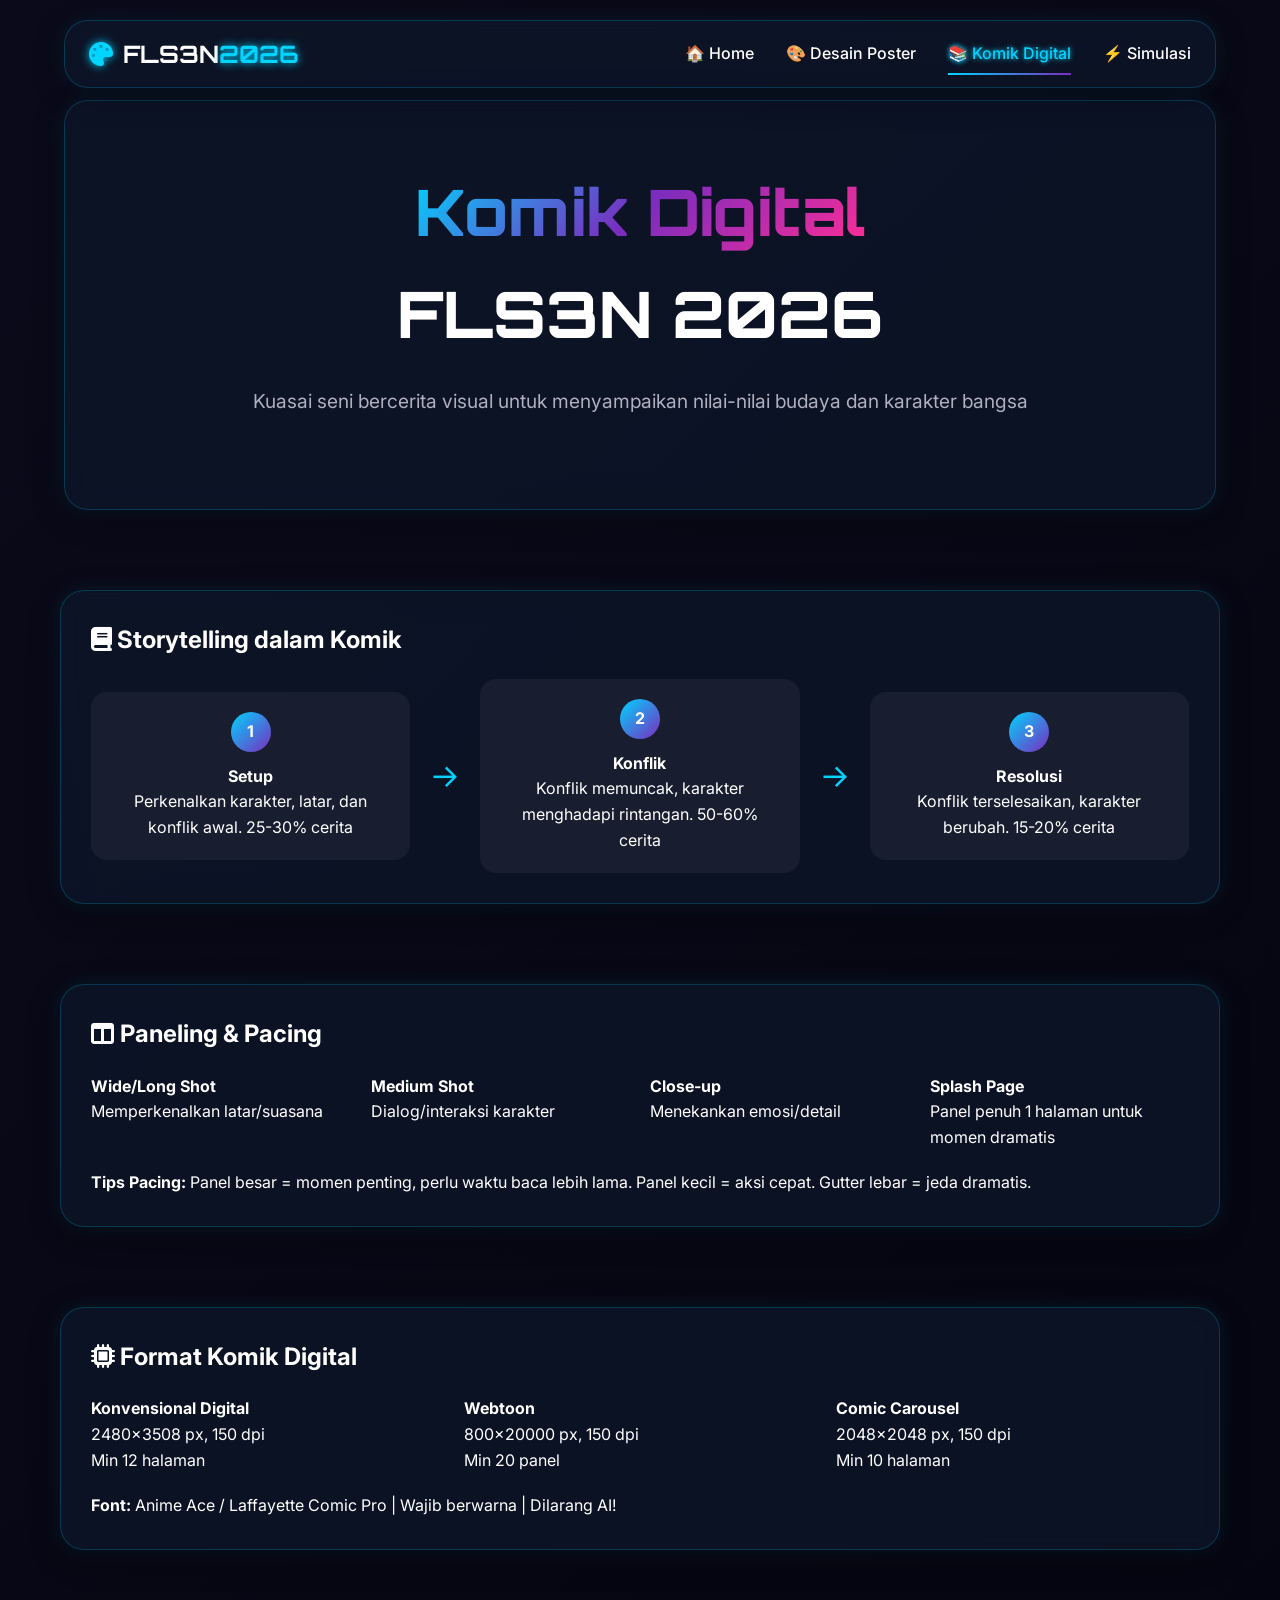
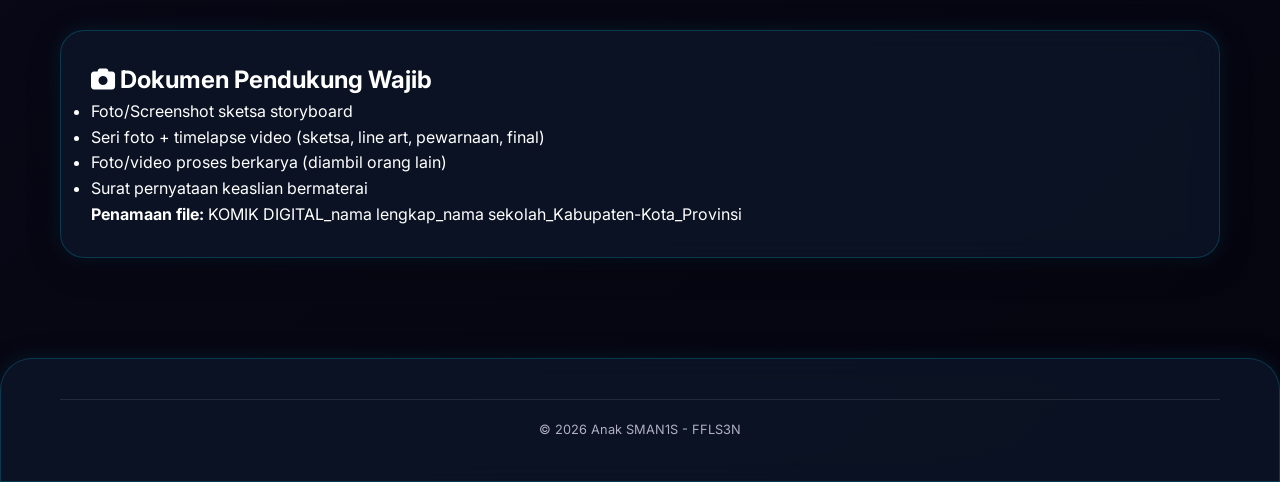
<file: pages/komik.html>
<!-- pages/komik.html -->
<!DOCTYPE html>
<html lang="id">
<head>
    <meta charset="UTF-8"><meta name="viewport" content="width=device-width, initial-scale=1.0"><title>Komik Digital - FLS3N 2026 Okta Hub</title>
    <link href="https://fonts.googleapis.com/css2?family=Inter:wght@300;400;500;600;700;800&family=Orbitron:wght@400;500;600;700;800;900&display=swap" rel="stylesheet">
    <link rel="stylesheet" href="https://cdnjs.cloudflare.com/ajax/libs/font-awesome/6.5.1/css/all.min.css">
    <link rel="stylesheet" href="../assets/css/style.css"><link rel="stylesheet" href="../assets/css/animation.css">
</head>
<body>
    <nav class="navbar glass-panel"><div class="nav-container"><div class="logo"><i class="fas fa-palette"></i><span class="logo-text">FLS3N<span class="neon">2026</span></span></div><div class="nav-links"><a href="../index.html">🏠 Home</a><a href="poster.html">🎨 Desain Poster</a><a href="komik.html" class="active">📚 Komik Digital</a><a href="latihan.html">⚡ Simulasi</a></div><div class="burger"><div class="line1"></div><div class="line2"></div><div class="line3"></div></div></div></nav>
    <main>
        <section class="hero glass-panel" style="margin-top: 100px;"><div class="hero-content"><h1 class="hero-title"><span class="gradient-text">Komik Digital</span><br>FLS3N 2026</h1><p class="hero-subtitle">Kuasai seni bercerita visual untuk menyampaikan nilai-nilai budaya dan karakter bangsa</p></div></section>
        <section class="container" style="padding: 40px 20px;"><div class="glass-panel" style="padding: 30px;"><h2><i class="fas fa-book"></i> Storytelling dalam Komik</h2><div class="storyboard-steps" style="margin-top: 20px;"><div class="step"><div class="step-num">1</div><h4>Setup</h4><p>Perkenalkan karakter, latar, dan konflik awal. 25-30% cerita</p></div><div class="step-arrow">→</div><div class="step"><div class="step-num">2</div><h4>Konflik</h4><p>Konflik memuncak, karakter menghadapi rintangan. 50-60% cerita</p></div><div class="step-arrow">→</div><div class="step"><div class="step-num">3</div><h4>Resolusi</h4><p>Konflik terselesaikan, karakter berubah. 15-20% cerita</p></div></div></div></section>
        <section class="container" style="padding: 40px 20px;"><div class="glass-panel" style="padding: 30px;"><h2><i class="fas fa-columns"></i> Paneling & Pacing</h2><div class="tech-grid" style="margin-top: 20px;"><div><strong>Wide/Long Shot</strong><br>Memperkenalkan latar/suasana</div><div><strong>Medium Shot</strong><br>Dialog/interaksi karakter</div><div><strong>Close-up</strong><br>Menekankan emosi/detail</div><div><strong>Splash Page</strong><br>Panel penuh 1 halaman untuk momen dramatis</div></div><p style="margin-top: 20px;"><strong>Tips Pacing:</strong> Panel besar = momen penting, perlu waktu baca lebih lama. Panel kecil = aksi cepat. Gutter lebar = jeda dramatis.</p></div></section>
        <section class="container" style="padding: 40px 20px;"><div class="glass-panel" style="padding: 30px;"><h2><i class="fas fa-microchip"></i> Format Komik Digital</h2><div class="tech-grid"><div><strong>Konvensional Digital</strong><br>2480x3508 px, 150 dpi<br>Min 12 halaman</div><div><strong>Webtoon</strong><br>800x20000 px, 150 dpi<br>Min 20 panel</div><div><strong>Comic Carousel</strong><br>2048x2048 px, 150 dpi<br>Min 10 halaman</div></div><p><strong>Font:</strong> Anime Ace / Laffayette Comic Pro | Wajib berwarna | Dilarang AI!</p></div></section>
        <section class="container" style="padding: 40px 20px;"><div class="glass-panel" style="padding: 30px;"><h2><i class="fas fa-camera"></i> Dokumen Pendukung Wajib</h2><ul><li>Foto/Screenshot sketsa storyboard</li><li>Seri foto + timelapse video (sketsa, line art, pewarnaan, final)</li><li>Foto/video proses berkarya (diambil orang lain)</li><li>Surat pernyataan keaslian bermaterai</li></ul><p><strong>Penamaan file:</strong> KOMIK DIGITAL_nama lengkap_nama sekolah_Kabupaten-Kota_Provinsi</p></div></section>
    </main>
    <footer class="footer glass-panel"><div class="container"><div class="footer-bottom"><p>© 2026 Anak SMAN1S - FFLS3N</p></div></div></footer>
    <script src="../assets/js/script.js"></script>
    <script src="../assets/js/interactive.js"></script>
</body>
</html>
</file>
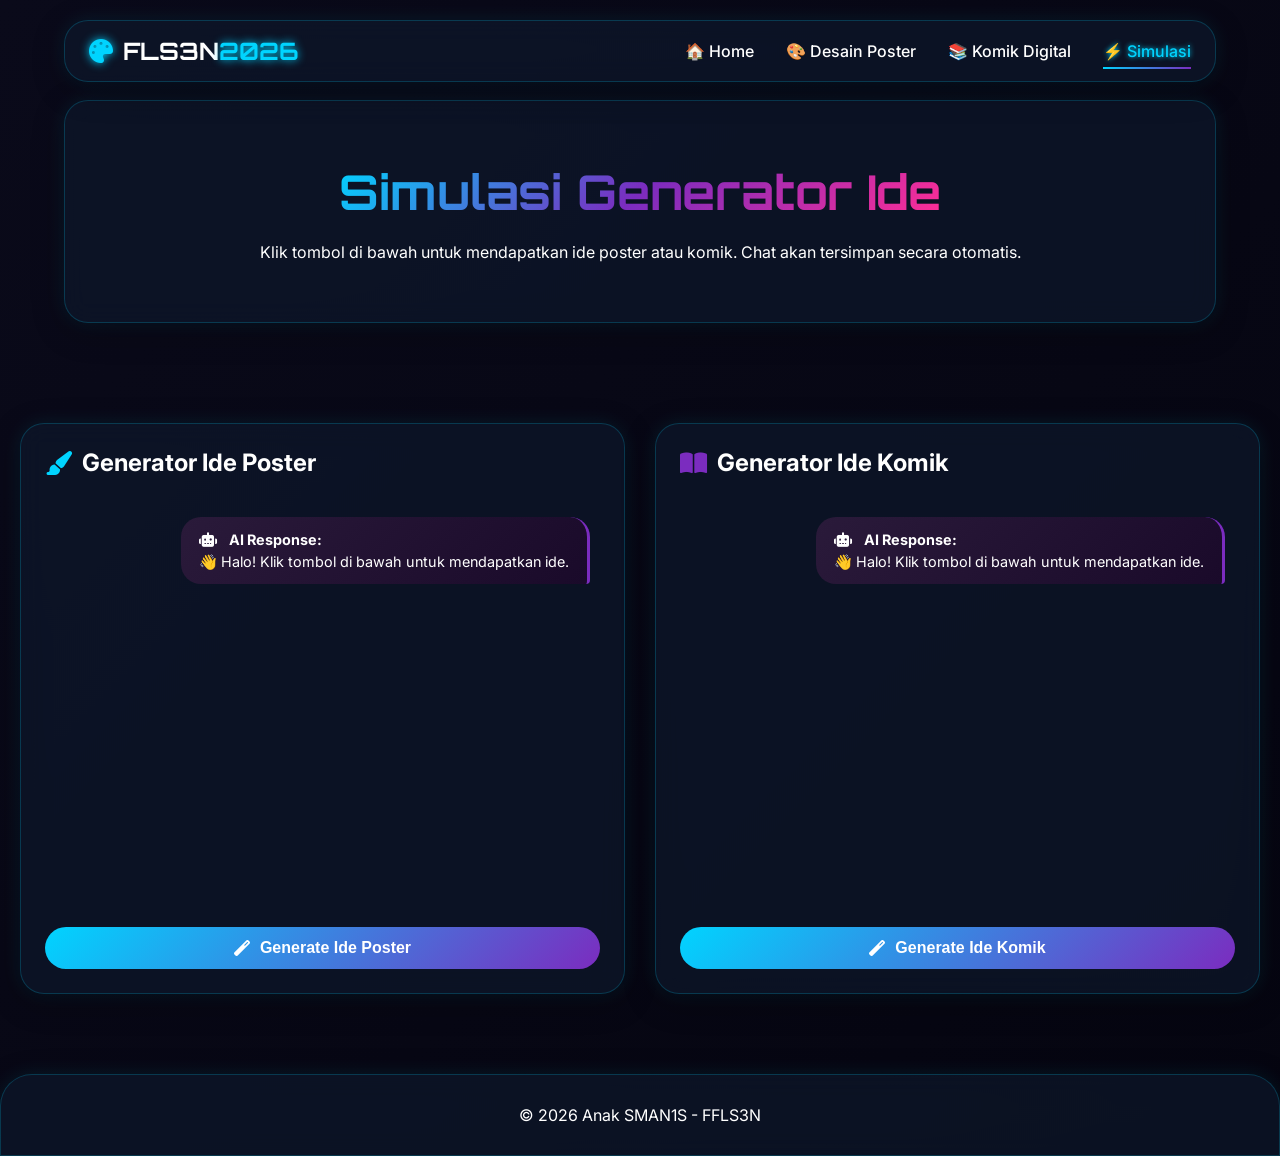
<file: pages/latihan.html>
<!DOCTYPE html>
<html lang="id">
<head>
    <meta charset="UTF-8">
    <meta name="viewport" content="width=device-width, initial-scale=1.0">
    <title>Simulasi - FLS3N 2026 Okta Hub</title>
    <link href="https://fonts.googleapis.com/css2?family=Inter:wght@300;400;500;600;700;800&family=Orbitron:wght@400;500;600;700;800;900&display=swap" rel="stylesheet">
    <link rel="stylesheet" href="https://cdnjs.cloudflare.com/ajax/libs/font-awesome/6.5.1/css/all.min.css">
    <style>
        * {
            margin: 0;
            padding: 0;
            box-sizing: border-box;
        }
        body {
            font-family: 'Inter', sans-serif;
            background: linear-gradient(135deg, #0a0a1a 0%, #050510 100%);
            color: #ffffff;
            overflow-x: hidden;
        }
        .glass-panel {
            background: rgba(15, 25, 45, 0.65);
            backdrop-filter: blur(12px);
            border: 1px solid rgba(0, 212, 255, 0.2);
            border-radius: 24px;
            box-shadow: 0 8px 32px rgba(0, 0, 0, 0.3), 0 0 20px rgba(0, 212, 255, 0.1);
        }
        .navbar {
            position: fixed;
            top: 20px;
            left: 50%;
            transform: translateX(-50%);
            width: 90%;
            max-width: 1200px;
            z-index: 1000;
            padding: 12px 24px;
            transition: all 0.3s;
        }
        .nav-container {
            display: flex;
            justify-content: space-between;
            align-items: center;
        }
        .logo {
            display: flex;
            align-items: center;
            gap: 10px;
            font-family: 'Orbitron', monospace;
            font-size: 1.5rem;
            font-weight: 700;
        }
        .logo i { color: #00d4ff; text-shadow: 0 0 10px #00d4ff; }
        .neon { color: #00d4ff; text-shadow: 0 0 8px #00d4ff; }
        .nav-links {
            display: flex;
            gap: 32px;
        }
        .nav-links a {
            color: white;
            text-decoration: none;
            font-weight: 500;
            transition: 0.3s;
            padding: 8px 0;
            position: relative;
        }
        .nav-links a::after {
            content: '';
            position: absolute;
            bottom: 0;
            left: 0;
            width: 0;
            height: 2px;
            background: linear-gradient(90deg, #00d4ff, #7b2cbf);
            transition: 0.3s;
        }
        .nav-links a:hover::after, .nav-links a.active::after { width: 100%; }
        .nav-links a.active { color: #00d4ff; text-shadow: 0 0 5px #00d4ff; }
        .burger {
            display: none;
            flex-direction: column;
            gap: 5px;
            cursor: pointer;
        }
        .burger div {
            width: 25px;
            height: 3px;
            background: white;
            transition: 0.3s;
        }
        .hero {
            margin: 100px auto 40px;
            width: 90%;
            max-width: 1200px;
            padding: 60px 40px;
            text-align: center;
        }
        .hero-title {
            font-family: 'Orbitron', monospace;
            font-size: 3rem;
            margin-bottom: 20px;
        }
        .gradient-text {
            background: linear-gradient(135deg, #00d4ff, #7b2cbf, #ff2d95);
            -webkit-background-clip: text;
            background-clip: text;
            color: transparent;
        }
        .container {
            max-width: 1400px;
            margin: 0 auto;
            padding: 20px;
        }
        .two-columns {
            display: grid;
            grid-template-columns: 1fr 1fr;
            gap: 30px;
            margin-top: 40px;
        }
        .chat-panel {
            padding: 24px;
            display: flex;
            flex-direction: column;
            gap: 20px;
        }
        .chat-panel h2 {
            display: flex;
            align-items: center;
            gap: 10px;
            font-size: 1.5rem;
            margin-bottom: 10px;
        }
        .chat-messages {
            min-height: 400px;
            max-height: 500px;
            overflow-y: auto;
            display: flex;
            flex-direction: column;
            gap: 16px;
            padding: 10px;
        }
        /* PERBAIKAN EKSTRA: Teks tidak terpotong */
        .chat-bubble {
            padding: 12px 18px;
            border-radius: 20px;
            max-width: 100%;
            word-wrap: break-word;
            overflow-wrap: break-word;
            white-space: pre-wrap;    /* Kunci: mempertahankan spasi dan baris baru */
            word-break: break-word;
            font-size: 0.9rem;
            line-height: 1.5;
            animation: fadeInUp 0.3s ease;
            display: inline-block;
        }
        .chat-bubble.user {
            background: linear-gradient(135deg, #1a2a3a, #0f1a2a);
            border-left: 3px solid #00d4ff;
            align-self: flex-start;
            border-radius: 20px 20px 20px 4px;
        }
        .chat-bubble.ai {
            background: linear-gradient(135deg, #2a1a3a, #1a0a2a);
            border-right: 3px solid #7b2cbf;
            align-self: flex-end;
            border-radius: 20px 20px 4px 20px;
        }
        .chat-bubble.ai.error {
            border-right-color: #ff4444;
        }
        .chat-bubble i {
            margin-right: 8px;
        }
        .generate-btn {
            background: linear-gradient(135deg, #00d4ff, #7b2cbf);
            border: none;
            padding: 12px 24px;
            border-radius: 40px;
            color: white;
            font-weight: 600;
            cursor: pointer;
            transition: 0.3s;
            width: 100%;
            font-size: 1rem;
            display: flex;
            align-items: center;
            justify-content: center;
            gap: 10px;
        }
        .generate-btn:hover {
            transform: scale(1.02);
            box-shadow: 0 0 20px #00d4ff;
        }
        .footer {
            margin-top: 60px;
            padding: 30px;
            text-align: center;
            border-radius: 32px 32px 0 0;
        }
        @keyframes fadeInUp {
            from {
                opacity: 0;
                transform: translateY(20px);
            }
            to {
                opacity: 1;
                transform: translateY(0);
            }
        }
        @media (max-width: 768px) {
            .two-columns { grid-template-columns: 1fr; }
            .burger { display: flex; }
            .nav-links {
                position: fixed;
                top: 80px;
                left: -100%;
                width: 70%;
                height: calc(100vh - 80px);
                background: rgba(10,10,26,0.95);
                backdrop-filter: blur(20px);
                flex-direction: column;
                align-items: center;
                padding: 40px;
                transition: left 0.3s;
                gap: 24px;
            }
            .nav-links.active { left: 0; }
            .hero-title { font-size: 2rem; }
        }
        .chat-messages::-webkit-scrollbar {
            width: 6px;
        }
        .chat-messages::-webkit-scrollbar-track {
            background: #1a1a2e;
            border-radius: 10px;
        }
        .chat-messages::-webkit-scrollbar-thumb {
            background: #00d4ff;
            border-radius: 10px;
        }
    </style>
</head>
<body>
    <nav class="navbar glass-panel">
        <div class="nav-container">
            <div class="logo"><i class="fas fa-palette"></i><span class="logo-text">FLS3N<span class="neon">2026</span></span></div>
            <div class="nav-links" id="navLinks">
                <a href="../index.html">🏠 Home</a>
                <a href="poster.html">🎨 Desain Poster</a>
                <a href="komik.html">📚 Komik Digital</a>
                <a href="latihan.html" class="active">⚡ Simulasi</a>
            </div>
            <div class="burger" id="burger">
                <div class="line1"></div><div class="line2"></div><div class="line3"></div>
            </div>
        </div>
    </nav>

    <main>
        <section class="hero glass-panel">
            <div class="hero-content">
                <h1 class="hero-title"><span class="gradient-text">Simulasi Generator Ide</span></h1>
                <p class="hero-subtitle">Klik tombol di bawah untuk mendapatkan ide poster atau komik. Chat akan tersimpan secara otomatis.</p>
            </div>
        </section>

        <div class="container">
            <div class="two-columns">
                <!-- KOLOM POSTER -->
                <div class="chat-panel glass-panel">
                    <h2><i class="fas fa-paintbrush" style="color:#00d4ff"></i> Generator Ide Poster</h2>
                    <div class="chat-messages" id="posterChat"></div>
                    <button id="generatePosterBtn" class="generate-btn"><i class="fas fa-magic"></i> Generate Ide Poster</button>
                </div>

                <!-- KOLOM KOMIK -->
                <div class="chat-panel glass-panel">
                    <h2><i class="fas fa-book-open" style="color:#7b2cbf"></i> Generator Ide Komik</h2>
                    <div class="chat-messages" id="komikChat"></div>
                    <button id="generateKomikBtn" class="generate-btn"><i class="fas fa-magic"></i> Generate Ide Komik</button>
                </div>
            </div>
        </div>

        <footer class="footer glass-panel">
            <p>© 2026 Anak SMAN1S - FFLS3N</p>
        </footer>
    </main>

    <script>
        // ======================== KONFIGURASI ========================
        const WORKER_URL = 'https://long-smoke-42e8.shusensei27.workers.dev';
        const STORAGE_KEY_POSTER = 'chatHistory_poster';
        const STORAGE_KEY_KOMIK = 'chatHistory_komik';

        // Fungsi untuk menambahkan pesan ke container dan menyimpan ke localStorage
        async function addMessage(container, role, content, storageKey) {
            const messageDiv = document.createElement('div');
            messageDiv.className = `chat-bubble ${role}`;
            if (role === 'user') {
                // Untuk keamanan, gunakan textContent untuk prompt user (tidak perlu HTML)
                messageDiv.innerHTML = `<i class="fas fa-user"></i> <strong>Prompt:</strong><br>${escapeHtml(content)}`;
            } else {
                // Untuk AI, konversi newline ke <br> dan tampilkan
                const formattedContent = content.replace(/\n/g, '<br>').replace(/ /g, ' ');
                messageDiv.innerHTML = `<i class="fas fa-robot"></i> <strong>AI Response:</strong><br>${formattedContent}`;
            }
            container.appendChild(messageDiv);
            container.scrollTop = container.scrollHeight;

            // Simpan ke localStorage (simpan dalam bentuk asli, tanpa HTML)
            const existing = JSON.parse(localStorage.getItem(storageKey) || '[]');
            existing.push({ role, content, timestamp: Date.now() });
            localStorage.setItem(storageKey, JSON.stringify(existing));

            // Debug: lihat panjang teks di console
            console.log(`[${role}] panjang teks: ${content.length} karakter`);
        }

        // Fungsi sederhana untuk escape HTML (opsional)
        function escapeHtml(str) {
            return str.replace(/[&<>]/g, function(m) {
                if (m === '&') return '&amp;';
                if (m === '<') return '&lt;';
                if (m === '>') return '&gt;';
                return m;
            });
        }

        // Fungsi untuk memuat riwayat dari localStorage
        function loadChatHistory(container, storageKey) {
            const history = JSON.parse(localStorage.getItem(storageKey) || '[]');
            container.innerHTML = ''; // Kosongkan dulu
            history.forEach(msg => {
                const messageDiv = document.createElement('div');
                messageDiv.className = `chat-bubble ${msg.role}`;
                if (msg.role === 'user') {
                    messageDiv.innerHTML = `<i class="fas fa-user"></i> <strong>Prompt:</strong><br>${escapeHtml(msg.content)}`;
                } else {
                    messageDiv.innerHTML = `<i class="fas fa-robot"></i> <strong>AI Response:</strong><br>${msg.content.replace(/\n/g, '<br>')}`;
                }
                container.appendChild(messageDiv);
            });
            if (container.children.length === 0) {
                // Jika belum ada riwayat, tambahkan pesan sambutan
                addMessage(container, 'ai', '👋 Halo! Klik tombol di bawah untuk mendapatkan ide.', storageKey);
            }
            container.scrollTop = container.scrollHeight;
        }

        // Fungsi generate untuk poster
        async function generatePoster() {
            const chatContainer = document.getElementById('posterChat');
            const promptText = "Buatkan ide poster untuk lomba FLS3N 2026 tentang ruang digital remaja. Target 15-18 tahun.";
            await addMessage(chatContainer, 'user', promptText, STORAGE_KEY_POSTER);
            
            const loadingDiv = document.createElement('div');
            loadingDiv.className = 'chat-bubble ai';
            loadingDiv.innerHTML = '<i class="fas fa-spinner fa-pulse"></i> AI sedang berpikir...';
            chatContainer.appendChild(loadingDiv);
            chatContainer.scrollTop = chatContainer.scrollHeight;

            try {
                const response = await fetch(WORKER_URL, {
                    method: 'POST',
                    headers: { 'Content-Type': 'application/json' },
                    body: JSON.stringify({ jenis: 'poster' })
                });
                const data = await response.json();
                loadingDiv.remove();
                if (data.success) {
                    await addMessage(chatContainer, 'ai', data.ide, STORAGE_KEY_POSTER);
                } else {
                    await addMessage(chatContainer, 'ai', 'Error: ' + data.error, STORAGE_KEY_POSTER);
                }
            } catch (err) {
                loadingDiv.remove();
                await addMessage(chatContainer, 'ai', 'Gagal konek ke server: ' + err.message, STORAGE_KEY_POSTER);
            }
        }

        // Fungsi generate untuk komik
        async function generateKomik() {
            const chatContainer = document.getElementById('komikChat');
            const promptText = "Buatkan ide cerita komik digital untuk lomba FLS3N 2026 dengan tema karakter bangsa di ruang digital.";
            await addMessage(chatContainer, 'user', promptText, STORAGE_KEY_KOMIK);
            
            const loadingDiv = document.createElement('div');
            loadingDiv.className = 'chat-bubble ai';
            loadingDiv.innerHTML = '<i class="fas fa-spinner fa-pulse"></i> AI sedang berpikir...';
            chatContainer.appendChild(loadingDiv);
            chatContainer.scrollTop = chatContainer.scrollHeight;

            try {
                const response = await fetch(WORKER_URL, {
                    method: 'POST',
                    headers: { 'Content-Type': 'application/json' },
                    body: JSON.stringify({ jenis: 'komik' })
                });
                const data = await response.json();
                loadingDiv.remove();
                if (data.success) {
                    await addMessage(chatContainer, 'ai', data.ide, STORAGE_KEY_KOMIK);
                } else {
                    await addMessage(chatContainer, 'ai', 'Error: ' + data.error, STORAGE_KEY_KOMIK);
                }
            } catch (err) {
                loadingDiv.remove();
                await addMessage(chatContainer, 'ai', 'Gagal konek ke server: ' + err.message, STORAGE_KEY_KOMIK);
            }
        }

        // Inisialisasi saat halaman dimuat
        document.addEventListener('DOMContentLoaded', () => {
            const posterContainer = document.getElementById('posterChat');
            const komikContainer = document.getElementById('komikChat');
            
            // Muat riwayat dari localStorage
            loadChatHistory(posterContainer, STORAGE_KEY_POSTER);
            loadChatHistory(komikContainer, STORAGE_KEY_KOMIK);
            
            // Pasang event listener tombol
            document.getElementById('generatePosterBtn').addEventListener('click', generatePoster);
            document.getElementById('generateKomikBtn').addEventListener('click', generateKomik);
            
            // Burger menu
            const burger = document.getElementById('burger');
            const navLinks = document.getElementById('navLinks');
            if (burger) {
                burger.addEventListener('click', () => navLinks.classList.toggle('active'));
            }
        });
    </script>
</body>
</html>
</file>
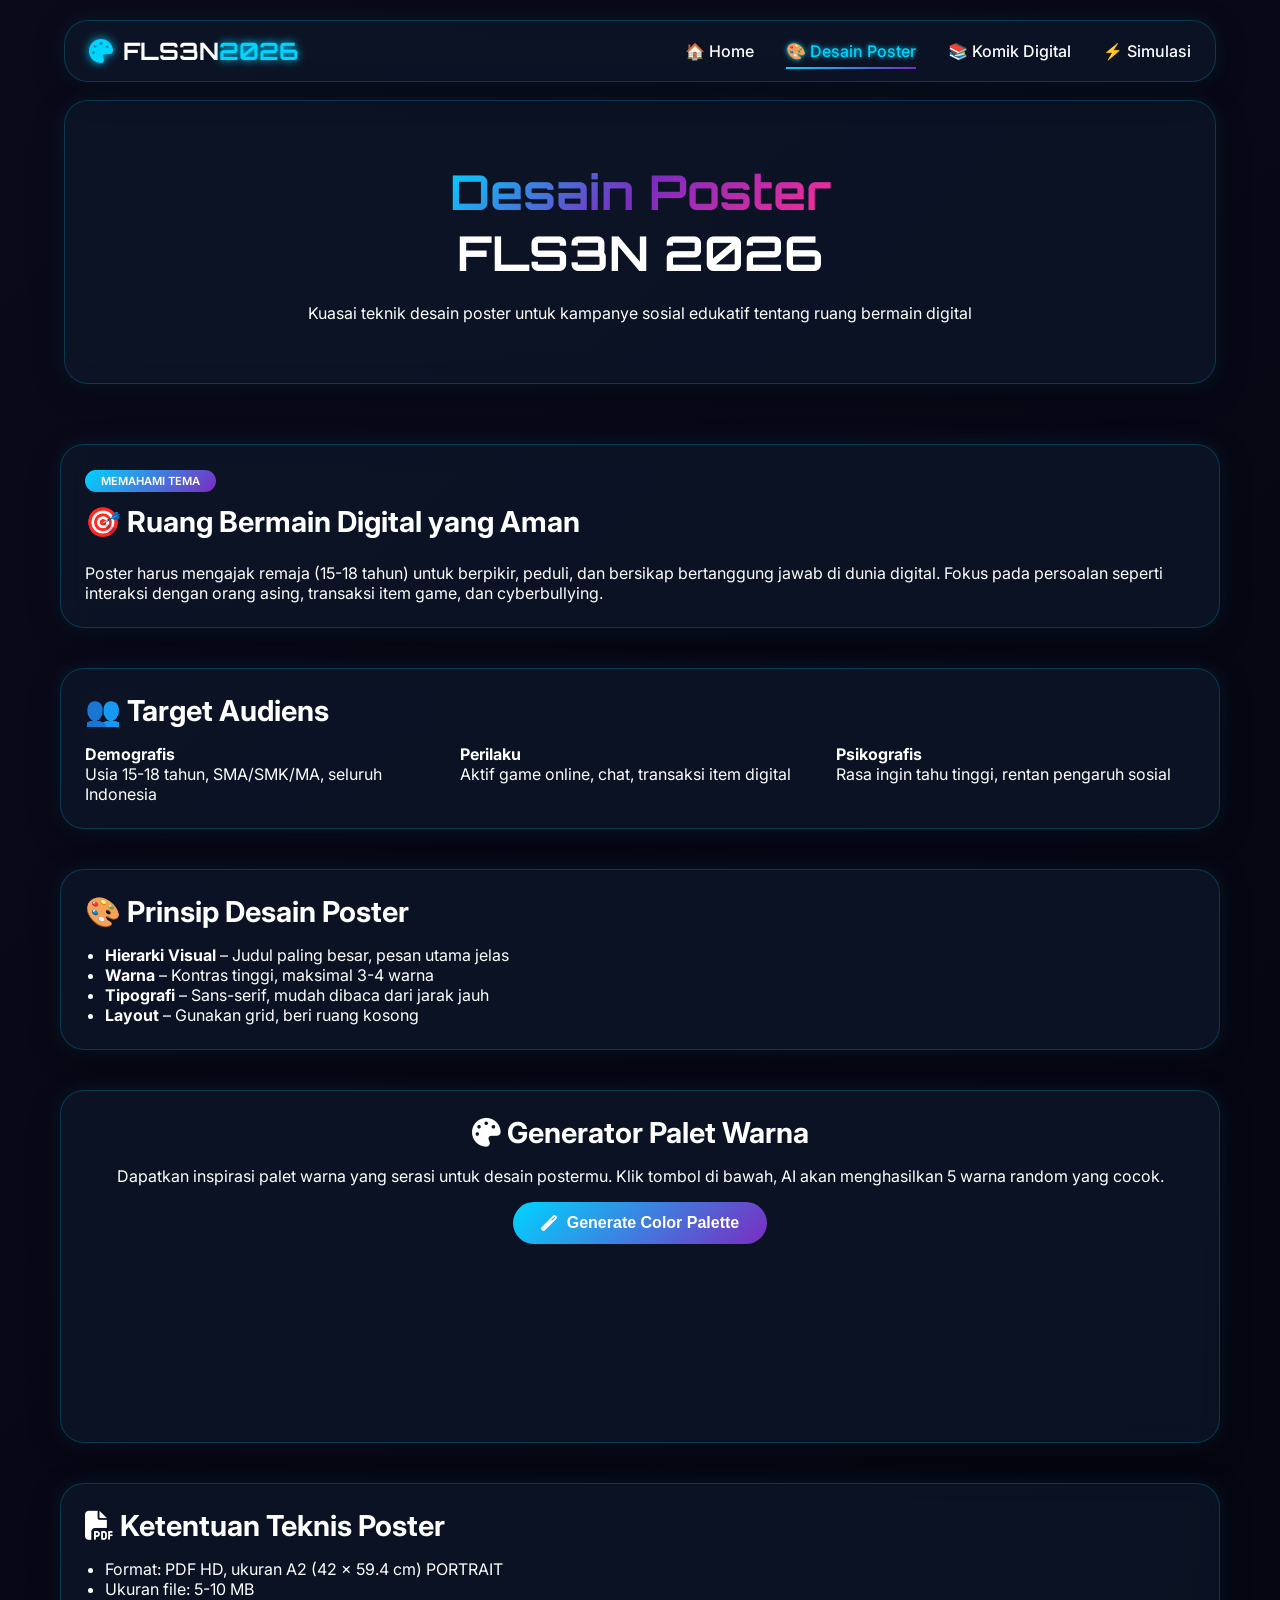
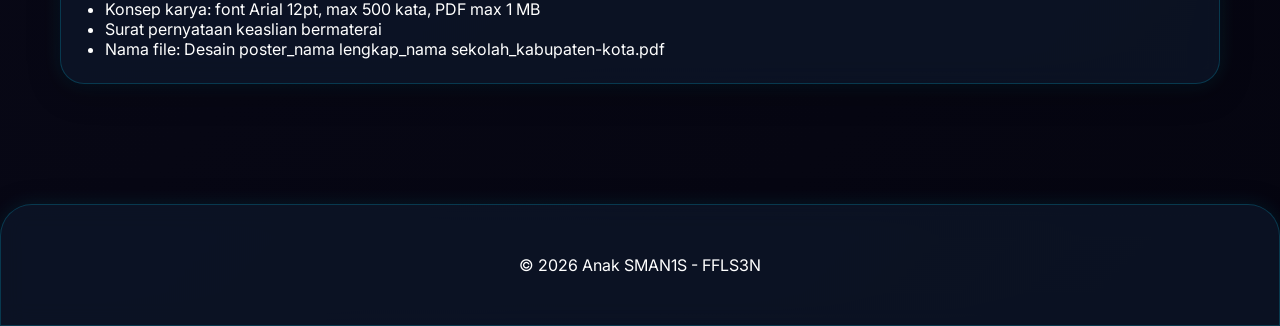
<file: pages/poster.html>
<!DOCTYPE html>
<html lang="id">
<head>
    <meta charset="UTF-8">
    <meta name="viewport" content="width=device-width, initial-scale=1.0">
    <title>Desain Poster - FLS3N 2026 Okta Hub</title>
    <link href="https://fonts.googleapis.com/css2?family=Inter:wght@300;400;500;600;700;800&family=Orbitron:wght@400;500;600;700;800;900&display=swap" rel="stylesheet">
    <link rel="stylesheet" href="https://cdnjs.cloudflare.com/ajax/libs/font-awesome/6.5.1/css/all.min.css">
    <style>
        /* ========== GLOBAL STYLE (sama seperti halaman lain) ========== */
        * {
            margin: 0;
            padding: 0;
            box-sizing: border-box;
        }
        body {
            font-family: 'Inter', sans-serif;
            background: linear-gradient(135deg, #0a0a1a 0%, #050510 100%);
            color: #ffffff;
            overflow-x: hidden;
        }
        .glass-panel {
            background: rgba(15, 25, 45, 0.65);
            backdrop-filter: blur(12px);
            border: 1px solid rgba(0, 212, 255, 0.2);
            border-radius: 24px;
            box-shadow: 0 8px 32px rgba(0, 0, 0, 0.3), 0 0 20px rgba(0, 212, 255, 0.1);
        }
        .navbar {
            position: fixed;
            top: 20px;
            left: 50%;
            transform: translateX(-50%);
            width: 90%;
            max-width: 1200px;
            z-index: 1000;
            padding: 12px 24px;
            transition: all 0.3s;
        }
        .nav-container {
            display: flex;
            justify-content: space-between;
            align-items: center;
        }
        .logo {
            display: flex;
            align-items: center;
            gap: 10px;
            font-family: 'Orbitron', monospace;
            font-size: 1.5rem;
            font-weight: 700;
        }
        .logo i { color: #00d4ff; text-shadow: 0 0 10px #00d4ff; }
        .neon { color: #00d4ff; text-shadow: 0 0 8px #00d4ff; }
        .nav-links {
            display: flex;
            gap: 32px;
        }
        .nav-links a {
            color: white;
            text-decoration: none;
            font-weight: 500;
            transition: 0.3s;
            padding: 8px 0;
            position: relative;
        }
        .nav-links a::after {
            content: '';
            position: absolute;
            bottom: 0;
            left: 0;
            width: 0;
            height: 2px;
            background: linear-gradient(90deg, #00d4ff, #7b2cbf);
            transition: 0.3s;
        }
        .nav-links a:hover::after, .nav-links a.active::after { width: 100%; }
        .nav-links a.active { color: #00d4ff; text-shadow: 0 0 5px #00d4ff; }
        .burger {
            display: none;
            flex-direction: column;
            gap: 5px;
            cursor: pointer;
        }
        .burger div {
            width: 25px;
            height: 3px;
            background: white;
            transition: 0.3s;
        }
        .hero {
            margin: 100px auto 40px;
            width: 90%;
            max-width: 1200px;
            padding: 60px 40px;
            text-align: center;
        }
        .hero-title {
            font-family: 'Orbitron', monospace;
            font-size: 3rem;
            margin-bottom: 20px;
        }
        .gradient-text {
            background: linear-gradient(135deg, #00d4ff, #7b2cbf, #ff2d95);
            -webkit-background-clip: text;
            background-clip: text;
            color: transparent;
        }
        .container {
            max-width: 1200px;
            margin: 0 auto;
            padding: 20px;
        }
        section {
            margin-bottom: 40px;
        }
        .section-header {
            margin-bottom: 24px;
        }
        .section-tag {
            background: linear-gradient(135deg, #00d4ff, #7b2cbf);
            padding: 4px 16px;
            border-radius: 40px;
            font-size: 0.7rem;
            font-weight: 600;
            display: inline-block;
            margin-bottom: 12px;
        }
        h2 {
            font-size: 1.8rem;
            margin-bottom: 16px;
        }
        .materi-card, .info-card {
            padding: 24px;
            margin-bottom: 20px;
        }
        .generate-btn {
            background: linear-gradient(135deg, #00d4ff, #7b2cbf);
            border: none;
            padding: 12px 28px;
            border-radius: 40px;
            color: white;
            font-weight: 600;
            cursor: pointer;
            transition: 0.3s;
            display: inline-flex;
            align-items: center;
            gap: 10px;
            font-size: 1rem;
            margin-top: 16px;
        }
        .generate-btn:hover {
            transform: scale(1.02);
            box-shadow: 0 0 20px #00d4ff;
        }
        .palette-container {
            display: flex;
            flex-wrap: wrap;
            gap: 20px;
            margin-top: 20px;
            justify-content: center;
        }
        .color-card {
            text-align: center;
            width: 100px;
        }
        .color-box {
            width: 80px;
            height: 80px;
            border-radius: 16px;
            margin: 0 auto 8px;
            border: 2px solid rgba(255,255,255,0.2);
            transition: transform 0.2s;
            box-shadow: 0 4px 12px rgba(0,0,0,0.3);
        }
        .color-box:hover {
            transform: scale(1.05);
        }
        .color-hex {
            font-family: monospace;
            font-size: 0.8rem;
            background: rgba(0,0,0,0.5);
            padding: 4px 8px;
            border-radius: 20px;
            display: inline-block;
        }
        .footer {
            margin-top: 60px;
            padding: 30px;
            text-align: center;
            border-radius: 32px 32px 0 0;
        }
        @media (max-width: 768px) {
            .burger { display: flex; }
            .nav-links {
                position: fixed;
                top: 80px;
                left: -100%;
                width: 70%;
                height: calc(100vh - 80px);
                background: rgba(10,10,26,0.95);
                backdrop-filter: blur(20px);
                flex-direction: column;
                align-items: center;
                padding: 40px;
                transition: left 0.3s;
                gap: 24px;
            }
            .nav-links.active { left: 0; }
            .hero-title { font-size: 2rem; }
            .palette-container { gap: 12px; }
            .color-card { width: 70px; }
            .color-box { width: 60px; height: 60px; }
        }
    </style>
</head>
<body>
    <nav class="navbar glass-panel">
        <div class="nav-container">
            <div class="logo"><i class="fas fa-palette"></i><span class="logo-text">FLS3N<span class="neon">2026</span></span></div>
            <div class="nav-links" id="navLinks">
                <a href="../index.html">🏠 Home</a>
                <a href="poster.html" class="active">🎨 Desain Poster</a>
                <a href="komik.html">📚 Komik Digital</a>
                <a href="latihan.html">⚡ Simulasi</a>
            </div>
            <div class="burger" id="burger">
                <div class="line1"></div><div class="line2"></div><div class="line3"></div>
            </div>
        </div>
    </nav>

    <main>
        <section class="hero glass-panel">
            <div class="hero-content">
                <h1 class="hero-title"><span class="gradient-text">Desain Poster</span><br>FLS3N 2026</h1>
                <p class="hero-subtitle">Kuasai teknik desain poster untuk kampanye sosial edukatif tentang ruang bermain digital</p>
            </div>
        </section>

        <div class="container">
            <!-- Materi Poster -->
            <section>
                <div class="glass-panel info-card">
                    <div class="section-header">
                        <span class="section-tag">MEMAHAMI TEMA</span>
                        <h2>🎯 Ruang Bermain Digital yang Aman</h2>
                    </div>
                    <p>Poster harus mengajak remaja (15-18 tahun) untuk berpikir, peduli, dan bersikap bertanggung jawab di dunia digital. Fokus pada persoalan seperti interaksi dengan orang asing, transaksi item game, dan cyberbullying.</p>
                </div>
            </section>

            <!-- Target Audiens -->
            <section>
                <div class="glass-panel info-card">
                    <h2>👥 Target Audiens</h2>
                    <div style="display: grid; grid-template-columns: repeat(auto-fit,minmax(200px,1fr)); gap: 16px; margin-top: 16px;">
                        <div><strong>Demografis</strong><br>Usia 15-18 tahun, SMA/SMK/MA, seluruh Indonesia</div>
                        <div><strong>Perilaku</strong><br>Aktif game online, chat, transaksi item digital</div>
                        <div><strong>Psikografis</strong><br>Rasa ingin tahu tinggi, rentan pengaruh sosial</div>
                    </div>
                </div>
            </section>

            <!-- Prinsip Desain -->
            <section>
                <div class="glass-panel info-card">
                    <h2>🎨 Prinsip Desain Poster</h2>
                    <ul style="margin-left: 20px; margin-top: 12px;">
                        <li><strong>Hierarki Visual</strong> – Judul paling besar, pesan utama jelas</li>
                        <li><strong>Warna</strong> – Kontras tinggi, maksimal 3-4 warna</li>
                        <li><strong>Tipografi</strong> – Sans-serif, mudah dibaca dari jarak jauh</li>
                        <li><strong>Layout</strong> – Gunakan grid, beri ruang kosong</li>
                    </ul>
                </div>
            </section>

            <!-- FITUR GENERATE COLOR PALETTE -->
            <section>
                <div class="glass-panel info-card" style="text-align: center;">
                    <h2><i class="fas fa-palette"></i> Generator Palet Warna</h2>
                    <p>Dapatkan inspirasi palet warna yang serasi untuk desain postermu. Klik tombol di bawah, AI akan menghasilkan 5 warna random yang cocok.</p>
                    <button id="generatePaletteBtn" class="generate-btn">
                        <i class="fas fa-magic"></i> Generate Color Palette
                    </button>
                    <div id="paletteResult" style="margin-top: 24px; min-height: 150px;"></div>
                </div>
            </section>

            <!-- Ketentuan Teknis -->
            <section>
                <div class="glass-panel info-card">
                    <h2><i class="fas fa-file-pdf"></i> Ketentuan Teknis Poster</h2>
                    <ul style="margin-left: 20px; margin-top: 12px;">
                        <li>Format: PDF HD, ukuran A2 (42 x 59.4 cm) PORTRAIT</li>
                        <li>Ukuran file: 5-10 MB</li>
                        <li>Konsep karya: font Arial 12pt, max 500 kata, PDF max 1 MB</li>
                        <li>Surat pernyataan keaslian bermaterai</li>
                        <li>Nama file: Desain poster_nama lengkap_nama sekolah_kabupaten-kota.pdf</li>
                    </ul>
                </div>
            </section>
        </div>
    </main>

    <footer class="footer glass-panel">
        <div class="container">
            <p>© 2026 Anak SMAN1S - FFLS3N</p>
        </div>
    </footer>

    <script>
        // Burger menu (kode ini tetap seperti sebelumnya, tidak perlu diubah)
        const burger = document.getElementById('burger');
        const navLinks = document.getElementById('navLinks');
        if (burger) {
            burger.addEventListener('click', () => {
                navLinks.classList.toggle('active');
            });
        }

        // 🔥 FUNGSI GENERATE PALETTE YANG DIPERBAIKI 🔥
        async function generatePalette() {
            const resultDiv = document.getElementById('paletteResult');
            if (!resultDiv) return;
            
            resultDiv.innerHTML = '<div style="text-align: center;"><i class="fas fa-spinner fa-pulse"></i> AI sedang merangkai warna...</div>';
            
            try {
                // Gunakan xColors API untuk menghasilkan 5 warna random sekaligus
                // Endpoint ini mengembalikan 5 warna dalam format HEX sekaligus
                const response = await fetch('https://x-colors.yurace.pro/api/random?number=5');
                
                if (!response.ok) {
                    throw new Error(`HTTP error! status: ${response.status}`);
                }
                
                const colors = await response.json();
                
                // xColors API mengembalikan array objek, masing-masing berisi properti 'hex'
                const palette = colors.map(c => c.hex);
                
                // Tampilkan palet dalam bentuk kotak warna
                let html = '<div class="palette-container">';
                palette.forEach(color => {
                    html += `
                        <div class="color-card">
                            <div class="color-box" style="background-color: ${color};"></div>
                            <span class="color-hex">${color}</span>
                        </div>
                    `;
                });
                html += '</div><p style="margin-top: 16px; font-size: 0.8rem; opacity: 0.8;">✨ Gunakan warna-warna ini sebagai inspirasi untuk postermu!</p>';
                resultDiv.innerHTML = html;
            } catch (error) {
                console.error('Error:', error);
                resultDiv.innerHTML = `<div style="color: #ff8888;">⚠️ Gagal menghasilkan palet. Coba lagi nanti. Error: ${error.message}</div>`;
            }
        }

        // Pasang event listener ke tombol
        const generateBtn = document.getElementById('generatePaletteBtn');
        if (generateBtn) {
            generateBtn.addEventListener('click', generatePalette);
        }
    </script>
</body>
</html>
</file>
<file: assets/css/style.css>
/* assets/css/style.css */
:root {
    --bg-dark: #0a0a1a;
    --bg-darker: #050510;
    --primary-blue: #00d4ff;
    --primary-purple: #7b2cbf;
    --primary-pink: #ff2d95;
    --neon-cyan: #00f0ff;
    --neon-magenta: #ff00ff;
    --glass-bg: rgba(15, 25, 45, 0.65);
    --glass-border: rgba(0, 212, 255, 0.2);
    --text-white: #ffffff;
    --text-gray: #b0b0c0;
    --transition: all 0.3s cubic-bezier(0.4, 0, 0.2, 1);
}

* { margin: 0; padding: 0; box-sizing: border-box; }

body {
    font-family: 'Inter', sans-serif;
    background: linear-gradient(135deg, var(--bg-dark) 0%, var(--bg-darker) 100%);
    color: var(--text-white);
    overflow-x: hidden;
    line-height: 1.6;
}

.glass-panel {
    background: var(--glass-bg);
    backdrop-filter: blur(12px);
    border: 1px solid var(--glass-border);
    border-radius: 24px;
    box-shadow: 0 8px 32px rgba(0, 0, 0, 0.3), 0 0 20px rgba(0, 212, 255, 0.1);
}

/* Navbar */
.navbar {
    position: fixed;
    top: 20px;
    left: 50%;
    transform: translateX(-50%);
    width: 90%;
    max-width: 1200px;
    z-index: 1000;
    padding: 12px 24px;
    transition: var(--transition);
}

.nav-container { display: flex; justify-content: space-between; align-items: center; }
.logo { display: flex; align-items: center; gap: 10px; font-family: 'Orbitron', monospace; font-size: 1.5rem; font-weight: 700; }
.logo i { color: var(--primary-blue); text-shadow: 0 0 10px var(--primary-blue); }
.neon { color: var(--primary-blue); text-shadow: 0 0 8px var(--primary-blue); }
.nav-links { display: flex; gap: 32px; }
.nav-links a { color: var(--text-white); text-decoration: none; font-weight: 500; transition: var(--transition); padding: 8px 0; position: relative; }
.nav-links a::after { content: ''; position: absolute; bottom: 0; left: 0; width: 0; height: 2px; background: linear-gradient(90deg, var(--primary-blue), var(--primary-purple)); transition: var(--transition); }
.nav-links a:hover::after, .nav-links a.active::after { width: 100%; }
.nav-links a.active { color: var(--primary-blue); text-shadow: 0 0 5px var(--primary-blue); }
.burger { display: none; flex-direction: column; gap: 5px; cursor: pointer; }
.burger div { width: 25px; height: 3px; background: white; transition: var(--transition); }

/* Hero */
.hero {
    margin: 100px auto 40px;
    width: 90%;
    max-width: 1200px;
    padding: 60px 40px;
    text-align: center;
}
.hero-badge { display: inline-flex; align-items: center; gap: 8px; background: rgba(0, 212, 255, 0.15); padding: 6px 16px; border-radius: 40px; font-size: 0.8rem; margin-bottom: 24px; }
.blink-dot { width: 8px; height: 8px; background: var(--primary-blue); border-radius: 50%; animation: blink 1.5s infinite; }
.hero-title { font-family: 'Orbitron', monospace; font-size: 4rem; font-weight: 800; margin-bottom: 20px; }
.gradient-text { background: linear-gradient(135deg, var(--primary-blue), var(--primary-purple), var(--primary-pink)); -webkit-background-clip: text; background-clip: text; color: transparent; }
.hero-subtitle { font-size: 1.2rem; color: var(--text-gray); margin-bottom: 32px; }
.hero-buttons { display: flex; gap: 20px; justify-content: center; }
.cta-btn { padding: 12px 28px; border-radius: 40px; text-decoration: none; font-weight: 600; transition: var(--transition); display: inline-flex; align-items: center; gap: 10px; }
.cta-btn.primary { background: linear-gradient(135deg, var(--primary-blue), var(--primary-purple)); color: white; box-shadow: 0 0 15px rgba(0, 212, 255, 0.5); }
.cta-btn.primary:hover { transform: translateY(-3px); box-shadow: 0 0 25px rgba(0, 212, 255, 0.8); }
.cta-btn.secondary { border: 1px solid var(--primary-blue); color: var(--primary-blue); background: transparent; }
.hero-stats { display: flex; justify-content: center; gap: 48px; margin-top: 48px; }
.stat { text-align: center; }
.stat-number { font-family: 'Orbitron', monospace; font-size: 2rem; font-weight: 700; color: var(--primary-blue); display: block; }
.stat-label { font-size: 0.8rem; color: var(--text-gray); }

/* Container & Sections */
.container { max-width: 1200px; margin: 0 auto; padding: 0 20px; }
section { padding: 60px 0; }
.section-header { text-align: center; margin-bottom: 48px; }
.section-tag { background: linear-gradient(135deg, var(--primary-blue), var(--primary-purple)); padding: 4px 16px; border-radius: 40px; font-size: 0.7rem; font-weight: 600; letter-spacing: 1px; display: inline-block; margin-bottom: 16px; }
.neon-tag { background: rgba(0, 212, 255, 0.2); border: 1px solid var(--primary-blue); color: var(--primary-blue); }
.section-header h2 { font-size: 2.5rem; margin-bottom: 16px; }
.section-line { width: 80px; height: 3px; background: linear-gradient(90deg, var(--primary-blue), var(--primary-purple)); margin: 20px auto; border-radius: 3px; }
.section-subtitle { max-width: 700px; margin: 0 auto; color: var(--text-gray); }

/* Theme Cards */
.theme-cards { display: grid; grid-template-columns: repeat(auto-fit, minmax(280px, 1fr)); gap: 30px; }
.theme-card { padding: 30px; text-align: center; transition: var(--transition); }
.theme-card:hover { transform: translateY(-10px); border-color: var(--primary-blue); box-shadow: 0 10px 40px rgba(0, 212, 255, 0.2); }
.theme-card i { font-size: 2.5rem; color: var(--primary-blue); margin-bottom: 20px; }
.theme-card h3 { margin-bottom: 12px; }

/* Materi Grid */
.materi-grid { display: grid; grid-template-columns: repeat(auto-fit, minmax(300px, 1fr)); gap: 30px; margin-bottom: 40px; }
.materi-card { padding: 28px; transition: var(--transition); cursor: pointer; }
.materi-card:hover { transform: translateY(-5px); border-color: var(--primary-blue); }
.card-icon { font-size: 2rem; color: var(--primary-blue); margin-bottom: 16px; }
.materi-card h3 { margin-bottom: 12px; }
.card-detail-btn { background: transparent; border: 1px solid var(--primary-blue); color: var(--primary-blue); padding: 6px 16px; border-radius: 20px; margin-top: 16px; cursor: pointer; transition: var(--transition); }
.card-detail-btn:hover { background: var(--primary-blue); color: white; }

/* Checklist */
.checklist-container { padding: 30px; margin-top: 20px; }
.checklist-grid { display: grid; grid-template-columns: repeat(auto-fit, minmax(300px, 1fr)); gap: 16px; margin-top: 20px; }
.checklist-item { display: flex; align-items: center; gap: 12px; padding: 10px; background: rgba(255, 255, 255, 0.05); border-radius: 12px; }
.checklist-item i { color: #00ff88; }

/* Storyboard Simulator */
.storyboard-simulator { padding: 30px; margin-top: 30px; }
.storyboard-steps { display: flex; align-items: center; justify-content: space-between; flex-wrap: wrap; gap: 20px; margin-top: 20px; }
.step { flex: 1; min-width: 180px; text-align: center; padding: 20px; background: rgba(255, 255, 255, 0.05); border-radius: 16px; }
.step-num { width: 40px; height: 40px; background: linear-gradient(135deg, var(--primary-blue), var(--primary-purple)); border-radius: 50%; display: flex; align-items: center; justify-content: center; margin: 0 auto 12px; font-weight: bold; }
.step-arrow { font-size: 2rem; color: var(--primary-blue); }

/* Tech Requirements */
.tech-requirements { padding: 30px; margin-top: 30px; }
.tech-grid { display: grid; grid-template-columns: repeat(auto-fit, minmax(200px, 1fr)); gap: 20px; margin: 20px 0; }
.tech-item { padding: 16px; background: rgba(255, 255, 255, 0.05); border-radius: 12px; text-align: center; border-left: 3px solid var(--primary-blue); }
.tech-note { margin-top: 16px; padding: 12px; background: rgba(0, 212, 255, 0.1); border-radius: 12px; font-size: 0.9rem; }

/* Accordion */
.accordion-container { padding: 20px; }
.accordion-item { border-bottom: 1px solid rgba(255, 255, 255, 0.1); }
.accordion-header { display: flex; justify-content: space-between; align-items: center; padding: 18px; cursor: pointer; transition: var(--transition); font-weight: 600; }
.accordion-header:hover { background: rgba(0, 212, 255, 0.1); }
.accordion-header i:first-child { margin-right: 12px; color: var(--primary-blue); }
.accordion-content { max-height: 0; overflow: hidden; transition: max-height 0.5s ease; padding: 0 18px; }
.accordion-content.active { max-height: 500px; padding: 0 18px 18px 18px; }
.accordion-content ul { padding-left: 20px; color: var(--text-gray); }
.accordion-content li { margin: 8px 0; }

/* Before After Slider */
.beforeafter-container { padding: 30px; margin-bottom: 30px; }
.slider-container { position: relative; overflow: hidden; border-radius: 16px; margin: 20px 0; }
.beforeafter-slider { display: flex; width: 200%; transition: transform 0.3s ease; }
.beforeafter-slider.comic { width: 200%; }
.beforeafter-image { width: 50%; padding: 30px; text-align: center; min-height: 300px; display: flex; flex-direction: column; justify-content: center; align-items: center; }
.before { background: linear-gradient(135deg, #1a0a2a, #0a0a1a); }
.after { background: linear-gradient(135deg, #0a1a2a, #050510); }
.beforeafter-label { position: absolute; top: 20px; left: 20px; padding: 4px 12px; border-radius: 20px; font-size: 0.7rem; font-weight: bold; }
.before .beforeafter-label { background: #ff4444; }
.after .beforeafter-label { background: #00ff88; }
.sample-before, .sample-after, .sample-storyboard, .sample-final { padding: 40px; text-align: center; background: rgba(0, 0, 0, 0.5); border-radius: 16px; width: 100%; }
.sample-before i, .sample-after i, .sample-storyboard i, .sample-final i { font-size: 3rem; margin-bottom: 16px; display: block; }
.sample-before i { color: #ff4444; }
.sample-after i { color: #00ff88; }
.slider-handle { position: absolute; top: 0; bottom: 0; width: 4px; background: white; left: 50%; transform: translateX(-50%); cursor: ew-resize; z-index: 10; }
.slider-circle { position: absolute; top: 50%; left: 50%; transform: translate(-50%, -50%); width: 40px; height: 40px; background: var(--primary-blue); border-radius: 50%; display: flex; align-items: center; justify-content: center; box-shadow: 0 0 20px var(--primary-blue); }
.slider-input { width: 100%; margin: 20px 0; -webkit-appearance: none; background: linear-gradient(90deg, var(--primary-blue), var(--primary-purple)); height: 4px; border-radius: 2px; }
.slider-input::-webkit-slider-thumb { -webkit-appearance: none; width: 20px; height: 20px; background: white; border-radius: 50%; cursor: pointer; box-shadow: 0 0 10px var(--primary-blue); }
.explanation { margin-top: 20px; padding: 16px; background: rgba(0, 212, 255, 0.1); border-radius: 12px; }

/* Video */
.video-wrapper { padding: 30px; margin-bottom: 30px; }
.video-container { position: relative; padding-bottom: 56.25%; height: 0; overflow: hidden; border-radius: 16px; }
.video-container iframe { position: absolute; top: 0; left: 0; width: 100%; height: 100%; }
.video-caption { text-align: center; margin-top: 16px; color: var(--text-gray); }

/* Generator */
.generator-container { padding: 30px; text-align: center; }
.generate-btn { background: linear-gradient(135deg, var(--primary-blue), var(--primary-purple)); border: none; padding: 14px 32px; border-radius: 40px; color: white; font-weight: 600; cursor: pointer; transition: var(--transition); margin: 20px 0; }
.generate-btn:hover { transform: scale(1.05); box-shadow: 0 0 20px var(--primary-blue); }
.idea-result { margin-top: 20px; padding: 20px; background: rgba(0, 212, 255, 0.1); border-radius: 16px; border-left: 4px solid var(--primary-blue); }

/* Modal */
.modal { display: none; position: fixed; z-index: 2000; left: 0; top: 0; width: 100%; height: 100%; background: rgba(0, 0, 0, 0.8); backdrop-filter: blur(8px); }
.modal-content { margin: 10% auto; width: 90%; max-width: 500px; padding: 30px; position: relative; }
.close { position: absolute; top: 15px; right: 20px; font-size: 28px; cursor: pointer; }

/* Footer */
.footer { margin-top: 60px; padding: 40px 0; border-radius: 32px 32px 0 0; }
.footer-content { display: grid; grid-template-columns: repeat(auto-fit, minmax(250px, 1fr)); gap: 40px; margin-bottom: 30px; }
.footer-logo i { font-size: 2rem; color: var(--primary-blue); margin-bottom: 12px; }
.footer-links { display: flex; flex-direction: column; gap: 12px; }
.footer-links a { color: var(--text-gray); text-decoration: none; transition: var(--transition); }
.footer-links a:hover { color: var(--primary-blue); }
.footer-quote { text-align: right; font-style: italic; border-left: 2px solid var(--primary-blue); padding-left: 20px; }
.footer-bottom { text-align: center; padding-top: 20px; border-top: 1px solid rgba(255, 255, 255, 0.1); color: var(--text-gray); font-size: 0.8rem; }

/* Animations */
@keyframes blink { 0%, 100% { opacity: 1; } 50% { opacity: 0.3; } }
.scroll-reveal { opacity: 0; transform: translateY(30px); transition: all 0.8s ease; }
.scroll-reveal.revealed { opacity: 1; transform: translateY(0); }
.preloader { position: fixed; top: 0; left: 0; width: 100%; height: 100%; background: #0a0a1a; z-index: 9999; display: flex; flex-direction: column; justify-content: center; align-items: center; transition: opacity 0.5s; }
.neon-loader { width: 50px; height: 50px; border: 3px solid var(--primary-blue); border-top-color: transparent; border-radius: 50%; animation: spin 1s linear infinite; margin-bottom: 20px; }
@keyframes spin { to { transform: rotate(360deg); } }

/* ========== CHAT BUBBLE STYLE UNTUK SIMULASI ========== */
.chat-container {
    display: flex;
    flex-direction: column;
    gap: 20px;
    max-width: 800px;
    margin: 0 auto;
}

.chat-bubble {
    padding: 16px 20px;
    border-radius: 20px;
    max-width: 90%;
    word-wrap: break-word;
    font-size: 0.95rem;
    line-height: 1.5;
}

.chat-bubble.user {
    background: linear-gradient(135deg, #1a2a3a, #0f1a2a);
    border-left: 4px solid var(--primary-blue);
    align-self: flex-start;
    border-radius: 20px 20px 20px 4px;
}

.chat-bubble.ai {
    background: linear-gradient(135deg, #2a1a3a, #1a0a2a);
    border-right: 4px solid var(--primary-purple);
    align-self: flex-end;
    border-radius: 20px 20px 4px 20px;
}

.chat-bubble.ai.error {
    border-right-color: #ff4444;
    background: rgba(255, 68, 68, 0.1);
}

.chat-bubble i {
    margin-right: 8px;
}

/* Responsive */
@media (max-width: 768px) {
    .burger { display: flex; }
    .nav-links { position: fixed; top: 80px; left: -100%; width: 70%; height: calc(100vh - 80px); background: rgba(10, 10, 26, 0.95); backdrop-filter: blur(20px); flex-direction: column; align-items: center; padding: 40px; transition: left 0.3s; gap: 24px; }
    .nav-links.active { left: 0; }
    .hero-title { font-size: 2rem; }
    .hero { padding: 40px 20px; }
    .hero-stats { gap: 24px; }
    .storyboard-steps { flex-direction: column; }
    .step-arrow { transform: rotate(90deg); }
    .footer-quote { text-align: left; margin-top: 20px; }

    
}
</file>
<file: assets/css/animation.css>
/* assets/css/animation.css */
@keyframes fadeInUp { from { opacity: 0; transform: translateY(30px); } to { opacity: 1; transform: translateY(0); } }
@keyframes glowPulse { 0%, 100% { text-shadow: 0 0 5px rgba(0, 212, 255, 0.5); } 50% { text-shadow: 0 0 20px rgba(0, 212, 255, 0.8); } }
@keyframes float { 0%, 100% { transform: translateY(0); } 50% { transform: translateY(-10px); } }
@keyframes borderGlow { 0% { border-color: rgba(0, 212, 255, 0.3); box-shadow: 0 0 0 0 rgba(0, 212, 255, 0.2); } 50% { border-color: rgba(0, 212, 255, 0.8); box-shadow: 0 0 20px 5px rgba(0, 212, 255, 0.4); } 100% { border-color: rgba(0, 212, 255, 0.3); box-shadow: 0 0 0 0 rgba(0, 212, 255, 0.2); } }
@keyframes spin { to { transform: rotate(360deg); } }
@keyframes shimmer { 0% { background-position: -200% 0; } 100% { background-position: 200% 0; } }

.gradient-text { background: linear-gradient(135deg, #00d4ff, #7b2cbf, #ff2d95); -webkit-background-clip: text; background-clip: text; color: transparent; animation: glowPulse 3s ease-in-out infinite; }
.glass-panel { transition: all 0.3s ease; }
.glass-panel:hover { border-color: rgba(0, 212, 255, 0.5); box-shadow: 0 8px 32px rgba(0, 212, 255, 0.2); }
.materi-card, .theme-card { transition: all 0.3s cubic-bezier(0.4, 0, 0.2, 1); }
.materi-card:hover, .theme-card:hover { transform: translateY(-10px) scale(1.02); }
.cta-btn { position: relative; overflow: hidden; }
.cta-btn::before { content: ''; position: absolute; top: 0; left: -100%; width: 100%; height: 100%; background: linear-gradient(90deg, transparent, rgba(255, 255, 255, 0.2), transparent); transition: left 0.5s; }
.cta-btn:hover::before { left: 100%; }
.accordion-header i:last-child { transition: transform 0.3s; }
.accordion-header.active i:last-child { transform: rotate(180deg); }
.slider-input { transition: all 0.2s; }
.slider-input:hover { opacity: 1; }
.slider-handle { transition: left 0.1s ease-out; }
</file>
